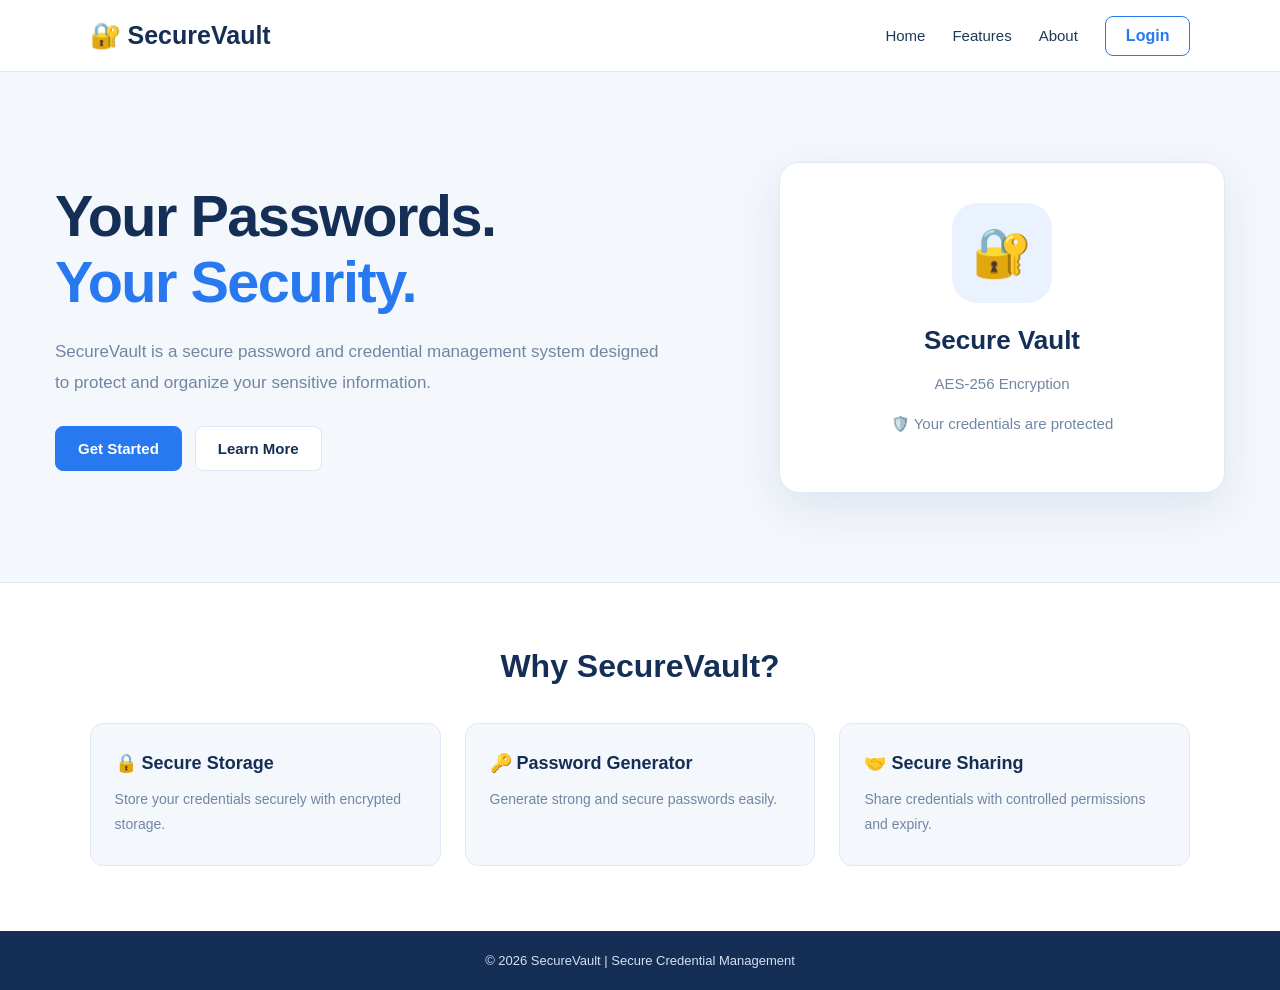
<file: frontend/index.html>
<!DOCTYPE html>
<html lang="en">
<head>
    <meta charset="UTF-8">
    <meta name="viewport" content="width=device-width, initial-scale=1.0">

    <title>SecureVault</title>

    <link rel="stylesheet" href="style.css">
</head>

<body>

    <div id="root"></div>

    <script src="app.js"></script>

</body>
</html>
</file>
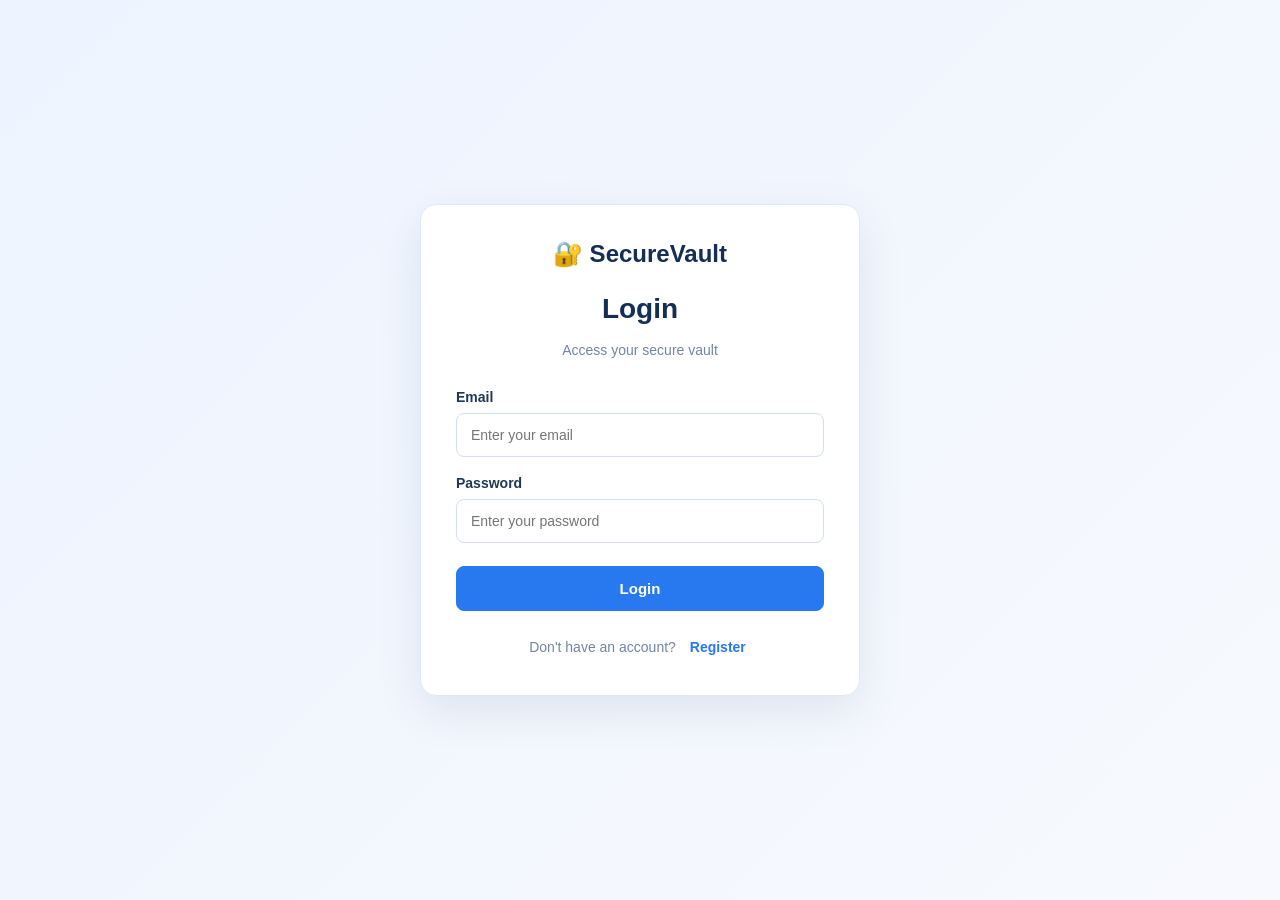
<file: frontend/login.html>
<!DOCTYPE html>
<html lang="en">

<head>
    <meta charset="UTF-8">
    <meta name="viewport" content="width=device-width, initial-scale=1.0">

    <title>SecureVault - Login</title>

    <link rel="stylesheet" href="style.css">
</head>

<body>

    <div class="auth-container">

        <div class="auth-card">

            <div class="auth-header">
                <div class="auth-logo">🔐 SecureVault</div>
                <h2 id="authTitle">Login</h2>
                <p id="authSubtitle">
                    Access your secure vault
                </p>
            </div>

            <!-- LOGIN FORM -->
            <form id="loginForm" onsubmit="loginUser(event)">

                <div class="input-group">
                    <label>Email</label>

                    <input
                        type="email"
                        id="loginEmail"
                        placeholder="Enter your email"
                        required
                    >
                </div>

                <div class="input-group">
                    <label>Password</label>

                    <input
                        type="password"
                        id="loginPassword"
                        placeholder="Enter your password"
                        required
                    >
                </div>

                <button
                    type="submit"
                    class="primary-btn auth-submit">
                    Login
                </button>

            </form>


            <!-- MFA FORM -->
            <form
                id="mfaForm"
                onsubmit="verifyMfaLogin(event)"
                style="display: none;">

                <div class="input-group">

                    <label>MFA Verification Code</label>

                    <input
                        type="text"
                        id="mfaCode"
                        placeholder="Enter 6-digit code"
                        maxlength="6"
                        pattern="[0-9]{6}"
                        required
                    >

                </div>

                <button
                    type="submit"
                    class="primary-btn auth-submit">
                    Verify MFA
                </button>

                <button
                    type="button"
                    class="secondary-btn auth-submit"
                    onclick="backToLogin()">
                    Back to Login
                </button>

            </form>


            <!-- REGISTER FORM -->
            <form
                id="registerForm"
                onsubmit="registerUser(event)"
                style="display: none;">

                <div class="input-group">

                    <label>Name</label>

                    <input
                        type="text"
                        id="registerName"
                        placeholder="Enter your name"
                        required
                    >

                </div>

                <div class="input-group">

                    <label>Email</label>

                    <input
                        type="email"
                        id="registerEmail"
                        placeholder="Enter your email"
                        required
                    >

                </div>

                <div class="input-group">

                    <label>Password</label>

                    <input
                        type="password"
                        id="registerPassword"
                        placeholder="Create password"
                        required
                    >

                </div>

                <div class="input-group">

                    <label>Confirm Password</label>

                    <input
                        type="password"
                        id="confirmPassword"
                        placeholder="Confirm password"
                        required
                    >

                </div>

                <button
                    type="submit"
                    class="primary-btn auth-submit">
                    Register
                </button>

            </form>


            <!-- SWITCH LOGIN / REGISTER -->

            <div class="auth-switch">

                <span id="switchText">
                    Don't have an account?
                </span>

                <button
                    type="button"
                    id="switchButton"
                    onclick="showRegister()">
                    Register
                </button>

            </div>

        </div>

    </div>


<script>

let pendingEmail = "";
let pendingPassword = "";


/* =========================
   LOGIN
========================= */

async function loginUser(event) {

    event.preventDefault();

    const email =
        document.getElementById("loginEmail").value;

    const password =
        document.getElementById("loginPassword").value;

    try {

        const response = await fetch(
            "http://localhost:8080/api/auth/login",
            {
                method: "POST",

                headers: {
                    "Content-Type": "application/json"
                },

                body: JSON.stringify({
                    email: email,
                    password: password
                })
            }
        );

        const data = await response.json();

        if (!response.ok) {

            alert(
                typeof data === "string"
                    ? data
                    : "Login failed"
            );

            return;
        }


        /*
         * MFA is enabled for this account.
         */

        if (data.mfaRequired === true) {

            pendingEmail = email;
            pendingPassword = password;

            document
                .getElementById("loginForm")
                .style.display = "none";

            document
                .getElementById("mfaForm")
                .style.display = "block";

            document
                .getElementById("authTitle")
                .innerText = "MFA Verification";

            document
                .getElementById("authSubtitle")
                .innerText =
                "Enter your 6-digit verification code";

            document
                .getElementById("switchText")
                .style.display = "none";

            document
                .getElementById("switchButton")
                .style.display = "none";

            return;
        }


        /*
         * MFA is not enabled.
         * Login completed normally.
         */

        if (data.token) {

            localStorage.setItem(
                "jwtToken",
                data.token
            );

            alert("Login successful!");

            window.location.href =
                "vault.html";

            return;
        }

        alert("Unexpected login response.");

    } catch (error) {

        console.error(error);

        alert(
            "Unable to connect to backend."
        );
    }
}


/* =========================
   MFA LOGIN
========================= */

async function verifyMfaLogin(event) {

    event.preventDefault();

    const mfaCode =
        document.getElementById("mfaCode").value;

    if (!/^\d{6}$/.test(mfaCode)) {

        alert(
            "Please enter a valid 6-digit MFA code."
        );

        return;
    }

    try {

        const response = await fetch(
            "http://localhost:8080/api/auth/login/mfa",
            {
                method: "POST",

                headers: {
                    "Content-Type": "application/json"
                },

                body: JSON.stringify({

                    email: pendingEmail,

                    password: pendingPassword,

                    mfaCode: mfaCode

                })
            }
        );

        const data = await response.json();

        if (!response.ok) {

            alert(
                typeof data === "string"
                    ? data
                    : "MFA verification failed"
            );

            return;
        }


        if (data.token) {

            localStorage.setItem(
                "jwtToken",
                data.token
            );

            alert(
                "MFA verification successful!"
            );

            window.location.href =
                "vault.html";

            return;
        }

        alert(
            "Invalid MFA login response."
        );

    } catch (error) {

        console.error(error);

        alert(
            "Unable to connect to backend."
        );
    }
}


/* =========================
   BACK TO LOGIN
========================= */

function backToLogin() {

    document
        .getElementById("mfaForm")
        .style.display = "none";

    document
        .getElementById("loginForm")
        .style.display = "block";

    document
        .getElementById("authTitle")
        .innerText = "Login";

    document
        .getElementById("authSubtitle")
        .innerText =
        "Access your secure vault";

    document
        .getElementById("switchText")
        .style.display = "inline";

    document
        .getElementById("switchButton")
        .style.display = "inline-block";

    pendingEmail = "";
    pendingPassword = "";

    document
        .getElementById("mfaCode")
        .value = "";
}


/* =========================
   REGISTER
========================= */

async function registerUser(event) {

    event.preventDefault();

    const name =
        document.getElementById("registerName").value;

    const email =
        document.getElementById("registerEmail").value;

    const password =
        document.getElementById("registerPassword").value;

    const confirmPassword =
        document.getElementById("confirmPassword").value;


    if (password !== confirmPassword) {

        alert(
            "Passwords do not match."
        );

        return;
    }


    try {

        const response = await fetch(
            "http://localhost:8080/api/auth/register",
            {
                method: "POST",

                headers: {
                    "Content-Type": "application/json"
                },

                body: JSON.stringify({

                    name: name,

                    email: email,

                    password: password

                })
            }
        );

        const data =
            await response.text();

        if (!response.ok) {

            alert(data);

            return;
        }

        alert(
            "Registration successful!"
        );

        showLogin();

        document
            .getElementById("loginEmail")
            .value = email;

    } catch (error) {

        console.error(error);

        alert(
            "Unable to connect to backend."
        );
    }
}


/* =========================
   SHOW LOGIN
========================= */

function showLogin() {

    document
        .getElementById("registerForm")
        .style.display = "none";

    document
        .getElementById("loginForm")
        .style.display = "block";

    document
        .getElementById("mfaForm")
        .style.display = "none";

    document
        .getElementById("authTitle")
        .innerText = "Login";

    document
        .getElementById("authSubtitle")
        .innerText =
        "Access your secure vault";

    document
        .getElementById("switchText")
        .innerText =
        "Don't have an account?";

    document
        .getElementById("switchButton")
        .innerText =
        "Register";

    document
        .getElementById("switchButton")
        .onclick =
        showRegister;
}


/* =========================
   SHOW REGISTER
========================= */

function showRegister() {

    document
        .getElementById("loginForm")
        .style.display = "none";

    document
        .getElementById("mfaForm")
        .style.display = "none";

    document
        .getElementById("registerForm")
        .style.display = "block";

    document
        .getElementById("authTitle")
        .innerText = "Register";

    document
        .getElementById("authSubtitle")
        .innerText =
        "Create your SecureVault account";

    document
        .getElementById("switchText")
        .innerText =
        "Already have an account?";

    document
        .getElementById("switchButton")
        .innerText =
        "Login";

    document
        .getElementById("switchButton")
        .onclick =
        showLogin;
}

</script>

</body>
</html>
</file>
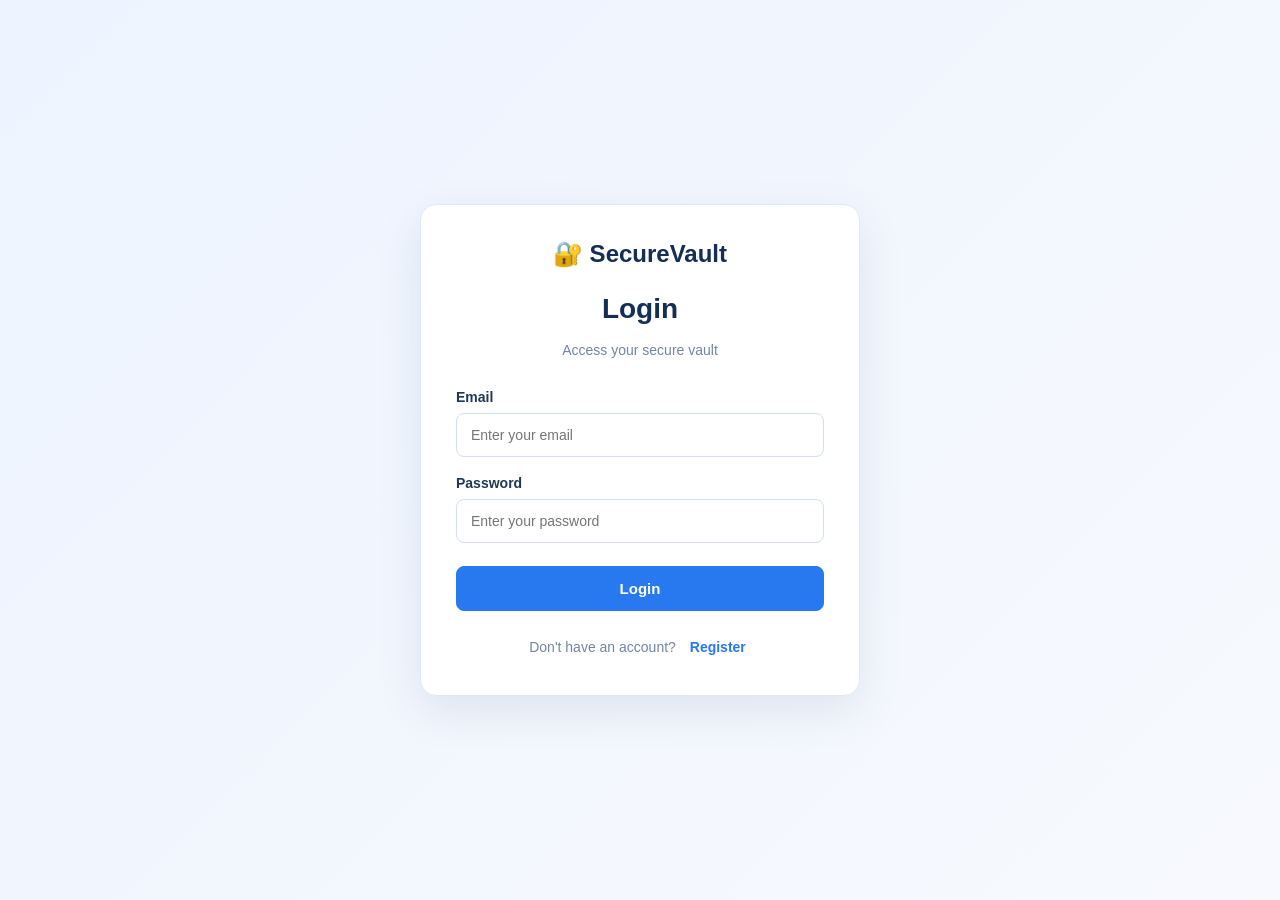
<file: frontend/vault.html>
<!DOCTYPE html>
<html lang="en">
<head>
<meta charset="UTF-8">
<meta name="viewport" content="width=device-width, initial-scale=1.0">
<title>SecureVault Dashboard</title>
<style>
*{box-sizing:border-box}
body{margin:0;font-family:Arial,sans-serif;background:#f4f7fc;color:#203858}
button,input,select{font:inherit}
button{cursor:pointer}
.layout{display:flex;min-height:100vh}
.sidebar{width:235px;background:#142e55;color:white;padding:24px 14px;flex-shrink:0}
.brand{font-size:23px;font-weight:bold;padding:0 10px 30px}
.brand span{color:#78b7ff}
.menu-label{font-size:11px;color:#9eb2d0;padding:10px 12px;text-transform:uppercase}
.nav{display:block;width:100%;text-align:left;background:transparent;color:#d5e1f2;border:0;padding:13px 12px;border-radius:7px;margin-bottom:5px;font-size:14px}
.nav:hover,.nav.active{background:#2a4d7c;color:white}
.nav .ico{display:inline-block;width:28px;font-size:17px}
.sidebar-note{font-size:11px;color:#9eb2d0;line-height:1.6;padding:20px 12px}
.main{flex:1;min-width:0}
.topbar{height:70px;background:white;border-bottom:1px solid #e0e8f3;display:flex;align-items:center;justify-content:space-between;padding:0 28px;gap:15px}
.topbar strong{font-size:17px}
.top-right{display:flex;align-items:center;gap:15px;font-size:13px;color:#687d9a}
.avatar{width:34px;height:34px;border-radius:50%;background:#e5efff;display:grid;place-items:center;color:#285b9c;font-weight:bold}
.content{padding:28px;max-width:1500px;margin:auto}
.page-head{display:flex;justify-content:space-between;align-items:center;gap:15px;margin-bottom:24px}
h1{font-size:25px;margin:0 0 8px}
h2{font-size:18px;margin:0 0 18px}
h3{font-size:15px;margin:0 0 8px}
.sub{font-size:13px;color:#778ba8;margin:0;line-height:1.6}
.btn{border:0;border-radius:7px;padding:11px 15px;background:#2f7ee8;color:white;font-weight:bold}
.btn-light{background:#edf3fb;color:#315477}
.btn-danger{background:#fff0f0;color:#b42318}
.btn:disabled{opacity:.6;cursor:not-allowed}
.stats{display:grid;grid-template-columns:repeat(4,minmax(0,1fr));gap:16px;margin-bottom:24px}
.card,.panel{background:white;border:1px solid #dfe8f4;border-radius:10px;padding:19px}
.stat{display:flex;align-items:center;gap:13px;min-height:105px}
.stat-icon{width:45px;height:45px;border-radius:10px;display:grid;place-items:center;font-size:22px;background:#e8f1ff}
.stat-label{font-size:12px;color:#7186a3;margin-bottom:8px}
.stat-value{font-size:24px;font-weight:bold;color:#19375e}
.stat-note{font-size:11px;color:#7d91ac;margin-top:6px}
.grid2{display:grid;grid-template-columns:1fr 1fr;gap:18px;margin-bottom:20px}
.grid3{display:grid;grid-template-columns:repeat(3,minmax(0,1fr));gap:15px}
.search-row{display:flex;gap:10px;margin-bottom:20px}
.search-row input{flex:1;min-width:0}
input,select,textarea{width:100%;padding:11px 12px;border:1px solid #d8e3f1;border-radius:7px;background:white;color:#2b4568;outline:none}
input:focus,select:focus,textarea:focus{border-color:#4288ed}
input[type=checkbox],input[type=range]{width:auto}
.table-wrap{overflow-x:auto}
table{width:100%;border-collapse:collapse;font-size:13px}
th,td{text-align:left;padding:13px 10px;border-bottom:1px solid #e8eef6}
th{color:#6b809d;font-weight:600;background:#f8faff}
.badge{display:inline-block;padding:5px 9px;border-radius:20px;background:#e5f7ef;color:#18865e;font-size:11px}
.badge.warn{background:#fff0d8;color:#a96900}
.badge.blue{background:#e7f0ff;color:#286dce}
.list-item{padding:13px 0;border-bottom:1px solid #edf1f7;display:flex;justify-content:space-between;align-items:center;gap:12px;font-size:13px}
.list-item:last-child{border-bottom:0}
.muted{color:#7a8da8;font-size:12px;line-height:1.6}
.empty{text-align:center;padding:28px;color:#788ba6}
.page{display:none}
.page.active{display:block}
.feature-card{padding:20px;background:#fff;border:1px solid #dfe8f4;border-radius:10px}
.feature-icon{font-size:26px;margin-bottom:12px}
.feature-card p{font-size:12px;color:#7186a3;line-height:1.6}
.progress{height:8px;background:#e8eef7;border-radius:10px;overflow:hidden;margin:10px 0 15px}
.progress span{display:block;height:100%;background:#35bf88;width:0%}
.form-grid{display:grid;grid-template-columns:1fr 1fr;gap:14px}
.field label{display:block;font-size:12px;margin-bottom:7px;color:#607793}
.field{margin-bottom:14px}
.full{grid-column:1/-1}
.footer-note{font-size:11px;color:#8596ad;text-align:center;margin-top:24px}
.status-message{margin:0 0 18px;padding:12px;border-radius:7px;background:#e7f0ff;color:#285b9c;font-size:13px;display:none}
.status-message.error{background:#fff0f0;color:#b42318}
.status-message.success{background:#e5f7ef;color:#18865e}
.modal-backdrop{position:fixed;inset:0;background:#10244288;display:none;align-items:center;justify-content:center;padding:20px;z-index:10}
.modal-backdrop.open{display:flex}
.modal{width:100%;max-width:520px;max-height:90vh;overflow:auto;background:white;border-radius:12px;padding:24px;box-shadow:0 20px 60px #10244230}
.modal-head{display:flex;justify-content:space-between;align-items:center;margin-bottom:20px}
.modal-head h2{margin:0}
.close-btn{border:0;background:#edf3fb;border-radius:7px;padding:7px 11px;color:#315477}
.member-actions{display:flex;gap:8px;flex-wrap:wrap}
.notice{padding:12px;border-radius:8px;background:#fff5df;color:#8a5a00;font-size:12px;line-height:1.6;margin-bottom:18px}
@media(max-width:1050px){.sidebar{width:205px}.stats{grid-template-columns:repeat(2,1fr)}.grid3{grid-template-columns:repeat(2,1fr)}.content{padding:20px}}
@media(max-width:700px){.layout{display:block}.sidebar{width:100%;padding:13px}.brand{padding:5px 8px 13px}.menu-label,.sidebar-note{display:none}.sidebar nav{display:flex;gap:5px;overflow-x:auto}.nav{min-width:max-content;width:auto;margin:0;padding:10px;font-size:12px}.nav .ico{width:auto;margin-right:5px}.topbar{height:58px;padding:0 14px}.top-right .welcome{display:none}.content{padding:15px}.page-head{align-items:flex-start;flex-direction:column}.stats{gap:9px}.stat{padding:12px;gap:9px}.stat-icon{width:36px;height:36px;font-size:17px}.stat-value{font-size:21px}.grid2,.grid3{grid-template-columns:1fr}.search-row{flex-direction:column}.form-grid{grid-template-columns:1fr}.full{grid-column:auto}}
</style>
</head>
<body>
<div class="layout">
<aside class="sidebar">
  <div class="brand">🔐 Secure<span>Vault</span></div>
  <div class="menu-label">Main Menu</div>
  <nav id="navigation">
    <button class="nav active" data-page="dashboard"><span class="ico">▦</span>Dashboard</button>
    <button class="nav" data-page="vault"><span class="ico">🔐</span>My Vault</button>
    <button class="nav" data-page="generator"><span class="ico">🔑</span>Password Generator</button>
    <button class="nav" data-page="shared"><span class="ico">♟</span>Shared Credentials</button>
    <button class="nav" data-page="team"><span class="ico">👥</span>Team Vault</button>
    <div class="menu-label">Security</div>
    <button class="nav" data-page="security"><span class="ico">🛡</span>Security Center</button>
    <button class="nav" data-page="audit"><span class="ico">☷</span>Audit Logs</button>
    <button class="nav" data-page="analytics"><span class="ico">▥</span>Analytics</button>
  </nav>
  <div class="sidebar-note">SecureVault<br>Credential Management System<br><br>Backend-connected dashboard</div>
</aside>

<div class="main">
<header class="topbar">
  <strong id="topTitle">SecureVault Dashboard</strong>
  <div class="top-right">
    <span class="welcome" id="welcomeText">Loading user...</span>
    <div class="avatar" id="userAvatar">U</div>
    <button class="btn btn-light" id="logoutButton" type="button">Logout</button>
  </div>
</header>

<main class="content">
<div id="statusMessage" class="status-message" role="status"></div>

<section class="page active" id="dashboard">
  <div class="page-head">
    <div><h1>Dashboard</h1><p class="sub">Manage your credentials and keep your account secure.</p></div>
    <button class="btn" onclick="openPage('vault');showCredentialForm()">＋ Add Credential</button>
  </div>
  <div class="stats">
    <div class="card stat"><div class="stat-icon">🔐</div><div><div class="stat-label">Total Credentials</div><div class="stat-value" id="totalCount">0</div><div class="stat-note">Saved credentials</div></div></div>
    <div class="card stat"><div class="stat-icon">🔑</div><div><div class="stat-label">Strong Passwords</div><div class="stat-value" id="strongCount">0</div><div class="stat-note">8+ characters</div></div></div>
    <div class="card stat"><div class="stat-icon">⚠️</div><div><div class="stat-label">Weak Passwords</div><div class="stat-value" id="weakCount">0</div><div class="stat-note">Need review</div></div></div>
    <div class="card stat"><div class="stat-icon">🛡️</div><div><div class="stat-label">API Status</div><div class="stat-value" id="apiStatus" style="font-size:18px">Checking</div><div class="stat-note" id="apiStatusNote">Checking backend connection</div></div></div>
  </div>
  <div class="grid2">
    <div class="panel"><h2>🔐 Recent Credentials</h2><div id="recentCredentials" class="muted">Loading credentials...</div></div>
    <div class="panel"><h2>🛡️ Security Overview</h2>
      <div class="list-item"><span>Password Strength</span><strong id="strengthSummary">No data</strong></div>
      <div class="list-item"><span>Vault Access</span><span class="badge blue">Authenticated</span></div>
      <div class="list-item"><span>Credential Storage</span><span class="badge blue">Backend API</span></div>
      <div class="list-item"><span>Security Alerts</span><strong id="alertCount">0</strong></div>
    </div>
  </div>
  <div class="panel"><h2>Quick Access</h2><div class="grid3">
    <div class="feature-card"><div class="feature-icon">🔑</div><h3>Password Generator</h3><p>Generate a random password.</p><button class="btn" onclick="openPage('generator')">Open Generator</button></div>
    <div class="feature-card"><div class="feature-icon">🛡️</div><h3>Security Center</h3><p>Review password health.</p><button class="btn" onclick="openPage('security')">View Security</button></div>
    <div class="feature-card"><div class="feature-icon">👥</div><h3>Team Vault</h3><p>Manage team member demo records.</p><button class="btn" onclick="openPage('team')">Open Team Vault</button></div>
  </div></div>
</section>

<section class="page" id="vault">
  <div class="page-head"><div><h1>My Vault</h1><p class="sub">Manage your saved website and application credentials.</p></div><button class="btn" onclick="showCredentialForm()">＋ Add Credential</button></div>
  <div id="addFormPanel" class="panel" style="display:none;margin-bottom:20px">
    <h2>Add Credential</h2>
    <form id="credentialForm">
      <div class="form-grid">
        <div class="field"><label for="site">Website / App Name</label><input id="site" required maxlength="150" placeholder="Example Website"></div>
        <div class="field"><label for="username">Username / Email</label><input id="username" required maxlength="254" placeholder="demo@example.com"></div>
        <div class="field"><label for="password">Password</label><input id="password" required type="password" maxlength="1024" autocomplete="new-password"></div>
        <div class="field"><label for="category">Category</label><select id="category"><option>Website</option><option>Email</option><option>Banking</option><option>Social Media</option><option>Other</option></select></div>
      </div>
      <button class="btn" id="saveCredentialButton" type="submit">Save Credential</button>
      <button class="btn btn-light" type="button" onclick="hideCredentialForm()">Cancel</button>
    </form>
    <p class="muted">Use test credentials while verifying the backend integration.</p>
  </div>
  <div class="search-row"><input id="searchInput" placeholder="🔎 Search credentials..." aria-label="Search credentials"><select id="filterCategory"><option>All Categories</option><option>Website</option><option>Email</option><option>Banking</option><option>Social Media</option><option>Other</option></select><button class="btn btn-light" type="button" onclick="loadCredentials()">Refresh</button></div>
  <div class="panel"><h2>My Credentials</h2><div id="vaultList"></div><div id="vaultEmpty" class="empty" style="display:none">No credentials yet.</div></div>
</section>

<section class="page" id="generator">
  <div class="page-head"><div><h1>Password Generator</h1><p class="sub">Create a random password using your selected options.</p></div></div>
  <div class="panel" style="max-width:650px">
    <h2>Generate Password</h2>
    <div class="field"><label for="generatedPassword">Generated Password</label><input id="generatedPassword" readonly placeholder="Click Generate Password"></div>
    <div class="field"><label for="passLength">Password Length: <span id="lengthValue">16</span></label><input type="range" id="passLength" min="8" max="32" value="16"></div>
    <div class="field"><label><input type="checkbox" id="uppercase" checked> Include uppercase letters</label></div>
    <div class="field"><label><input type="checkbox" id="lowercase" checked> Include lowercase letters</label></div>
    <div class="field"><label><input type="checkbox" id="numbers" checked> Include numbers</label></div>
    <div class="field"><label><input type="checkbox" id="symbols" checked> Include symbols</label></div>
    <button class="btn" onclick="generatePassword()">Generate Password</button>
    <button class="btn btn-light" onclick="copyGenerated()">Copy Password</button>
    <p class="muted" id="generatorMessage">Generated passwords are not saved automatically.</p>
  </div>
</section>

<section class="page" id="shared">
  <div class="page-head"><div><h1>Shared Credentials</h1><p class="sub">Manage credentials shared with you or by you.</p></div></div>
  <div class="panel"><h2>Shared With Me</h2><div class="empty">Credential sharing APIs are not implemented yet.</div></div>
</section>

<section class="page" id="team">
  <div class="page-head"><div><h1>Team Vault</h1><p class="sub">Organize credential access for team members.</p><button class="btn" onclick="openTeamModal()">＋ Add Team Member</button></div></div>
  <div class="panel">
    <h2>Team Access Management</h2>
    <div class="stats">
      <div class="card stat"><div class="stat-icon">👥</div><div><div class="stat-label">Team Members</div><div class="stat-value" id="teamCount">0</div></div></div>
      <div class="card stat"><div class="stat-icon">🔐</div><div><div class="stat-label">Shared Items</div><div class="stat-value" id="sharedCount">0</div></div></div>
      <div class="card stat"><div class="stat-icon">⚙️</div><div><div class="stat-label">Permission Rules</div><div class="stat-value" id="permissionCount">0</div></div></div>
      <div class="card stat"><div class="stat-icon">🔒</div><div><div class="stat-label">Mode</div><div class="stat-value" style="font-size:17px">Demo</div></div></div>
    </div>
    <div class="search-row"><input id="teamSearch" placeholder="Search team members..." aria-label="Search team members"><select id="teamRoleFilter"><option value="All">All Roles</option><option value="Viewer">Viewer</option><option value="Editor">Editor</option><option value="Admin">Admin</option></select></div>
    <div class="table-wrap"><table><thead><tr><th>Name</th><th>Email</th><th>Role</th><th>Status</th><th>Actions</th></tr></thead><tbody id="teamMembersList"></tbody></table></div>
    <div id="teamEmpty" class="empty">No team members added. Use “Add Team Member” to create a demo record.</div>
  </div>
  <div class="panel"><h2>Team Permissions</h2><div class="grid3">
    <div class="feature-card"><div class="feature-icon">👁️</div><h3>Viewer</h3><p>Can view assigned items in the future backend implementation.</p></div>
    <div class="feature-card"><div class="feature-icon">✏️</div><h3>Editor</h3><p>Can edit assigned items when server-side permissions are implemented.</p></div>
    <div class="feature-card"><div class="feature-icon">🛡️</div><h3>Admin</h3><p>Administrative permissions must be enforced by the backend.</p></div>
  </div></div>
</section>

<section class="page" id="security">
  <div class="page-head"><div><h1>Security Center</h1><p class="sub">Review password health and security implementation status.</p></div></div>
  <div class="stats">
    <div class="card stat"><div class="stat-icon">🔑</div><div><div class="stat-label">Strong Passwords</div><div class="stat-value" id="securityStrong">0</div></div></div>
    <div class="card stat"><div class="stat-icon">⚠️</div><div><div class="stat-label">Weak Passwords</div><div class="stat-value" id="securityWeak">0</div></div></div>
    <div class="card stat"><div class="stat-icon">🔔</div><div><div class="stat-label">Security Alerts</div><div class="stat-value">0</div></div></div>
    <div class="card stat"><div class="stat-icon">🔐</div><div><div class="stat-label">MFA</div><div class="stat-value" style="font-size:18px">Check API</div></div></div>
  </div>
  <div class="panel"><h2>Password Health</h2><p class="sub">Length is only a basic indicator, not a complete password-strength assessment.</p><div class="progress"><span id="healthBar"></span></div><strong id="healthText">No credentials to analyze yet.</strong></div>
</section>

<section class="page" id="audit">
  <div class="page-head"><div><h1>Audit Logs</h1><p class="sub">Review activity related to vault access and credential changes.</p></div></div>
  <div class="panel"><h2>Recent Activity</h2><p class="muted">Actual audit logs require a backend audit-log API. This page does not display database audit records.</p></div>
</section>

<section class="page" id="analytics">
  <div class="page-head"><div><h1>Analytics</h1><p class="sub">Overview of saved credentials and password health.</p></div></div>
  <div class="stats">
    <div class="card stat"><div class="stat-icon">▦</div><div><div class="stat-label">Total Credentials</div><div class="stat-value" id="analyticsTotal">0</div></div></div>
    <div class="card stat"><div class="stat-icon">🔑</div><div><div class="stat-label">Strong Passwords</div><div class="stat-value" id="analyticsStrong">0</div></div></div>
    <div class="card stat"><div class="stat-icon">⚠️</div><div><div class="stat-label">Weak Passwords</div><div class="stat-value" id="analyticsWeak">0</div></div></div>
    <div class="card stat"><div class="stat-icon">📈</div><div><div class="stat-label">Password Health</div><div class="stat-value" id="analyticsHealth">0%</div></div></div>
  </div>
  <div class="panel"><h2>Password Health Overview</h2><div class="progress"><span id="analyticsBar"></span></div><p class="sub" id="analyticsDescription">Load credentials to see the overview.</p></div>
</section>
<p class="footer-note">SecureVault · Spring Boot API dashboard</p>
</main>
</div>
</div>

<div class="modal-backdrop" id="teamModal">
  <div class="modal">
    <div class="modal-head"><h2 id="teamModalTitle">Add Team Member</h2><button class="close-btn" type="button" onclick="closeTeamModal()">✕</button></div>
    <form id="teamForm">
      <div class="field"><label for="teamName">Full Name</label><input id="teamName" required maxlength="100" placeholder="Team member name"></div>
      <div class="field"><label for="teamEmail">Email</label><input id="teamEmail" type="email" required maxlength="254" placeholder="member@example.com"></div>
      <div class="field"><label for="teamRole">Role</label><select id="teamRole"><option>Viewer</option><option>Editor</option><option>Admin</option></select></div>
      <div class="member-actions"><button class="btn" type="submit">Save Team  Member</button><button class="btn btn-light" type="button" onclick="closeTeamModal()">Cancel</button></div>
    </form>
  </div>
</div>

<script>
"use strict";

const API_BASE = "http://localhost:8080/api";
const TOKEN_KEY = "jwtToken";
let credentials = [];
let teamMembers = [];
let editingMemberId = null;
let isLoadingCredentials = false;

const pageTitles = {
 dashboard:"SecureVault Dashboard",vault:"My Vault",generator:"Password Generator",
 shared:"Shared Credentials",team:"Team Vault",security:"Security Center",
 audit:"Audit Logs",analytics:"Analytics"
};

function getToken(){return localStorage.getItem(TOKEN_KEY)}

function showMessage(message,type="info"){
 const box=document.getElementById("statusMessage");
 box.textContent=message;
 box.className="status-message"+(type==="error"?" error":type==="success"?" success":"");
 box.style.display="block";
}
function clearMessage(){
 const box=document.getElementById("statusMessage");
 box.textContent="";box.style.display="none";box.className="status-message";
}
function redirectToLogin(){
 localStorage.removeItem(TOKEN_KEY);
 window.location.replace("login.html");
}

async function apiRequest(path,options={}){
 const token=getToken();
 if(!token){redirectToLogin();throw new Error("Please log in again.")}
 const headers={
  "Authorization":"Bearer "+token,
  ...(options.body?{"Content-Type":"application/json"}:{}),
  ...(options.headers||{})
 };
 let response;
 try{
  response=await fetch(API_BASE+path,{...options,headers});
 }catch(error){
  document.getElementById("apiStatus").textContent="Offline";
  document.getElementById("apiStatusNote").textContent="Cannot reach backend";
  throw new Error("Spring Boot backend is not reachable on port 8080.");
 }
 if(response.status===401||response.status===403){
  redirectToLogin();throw new Error("Session expired or access denied. Please log in again.");
 }
 if(!response.ok){
  let message="Request failed ("+response.status+").";
  try{const data=await response.json();message=data.message||data.error||message;}
  catch(_){try{const t=await response.text();if(t)message=t}catch(__){}}
  throw new Error(message);
 }
 if(response.status===204)return null;
 const type=response.headers.get("content-type")||"";
 if(type.includes("application/json"))return response.json();
 const text=await response.text();
 if(!text)return null;
 try{return JSON.parse(text)}catch(_){return text}
}

function normalizeCredential(item){
 return {
  ...item,
  id:item.id??item.credentialId,
  website:String(item.website??item.siteName??item.title??"Unnamed credential"),
  username:String(item.username??item.userName??item.email??""),
  password:typeof item.password==="string"?item.password:"",
  category:String(item.category??"Other")
 };
}
function isWeak(item){return !item.password||item.password.length<8}

function openPage(pageId){
 document.querySelectorAll(".page").forEach(p=>p.classList.remove("active"));
 document.querySelectorAll(".nav").forEach(b=>b.classList.remove("active"));
 const page=document.getElementById(pageId);
 if(page)page.classList.add("active");
 const nav=document.querySelector('.nav[data-page="'+pageId+'"]');
 if(nav)nav.classList.add("active");
 document.getElementById("topTitle").textContent=pageTitles[pageId]||"SecureVault";
 clearMessage();renderAll();
}
document.querySelectorAll(".nav").forEach(button=>{
 button.addEventListener("click",()=>openPage(button.dataset.page));
});

async function loadCurrentUser(){
 const user=await apiRequest("/auth/me");
 const name=user.name||user.fullName||user.email||"User";
 document.getElementById("welcomeText").textContent="Welcome, "+name;
 document.getElementById("userAvatar").textContent=name.charAt(0).toUpperCase();
 document.getElementById("apiStatus").textContent="Connected";
 document.getElementById("apiStatusNote").textContent="Authenticated backend";
}

async function loadCredentials(){
 if(isLoadingCredentials)return;
 isLoadingCredentials=true;
 document.getElementById("vaultList").innerHTML='<p class="muted">Loading credentials...</p>';
 try{
  const data=await apiRequest("/vault/credentials");
  let rows=Array.isArray(data)?data:
   Array.isArray(data?.content)?data.content:
   Array.isArray(data?.credentials)?data.credentials:null;
  if(!rows)throw new Error("Unexpected response from credentials API.");
  credentials=rows.map(normalizeCredential);
  document.getElementById("apiStatus").textContent="Connected";
  document.getElementById("apiStatusNote").textContent="Credentials loaded";
  renderAll();
 }catch(error){
  document.getElementById("vaultList").innerHTML="";
  document.getElementById("vaultEmpty").style.display="block";
  document.getElementById("vaultEmpty").textContent="Could not load credentials from backend.";
  if(getToken())showMessage("Load failed: "+error.message,"error");
 }finally{isLoadingCredentials=false}
}

function renderAll(){
 const total=credentials.length;
 const weak=credentials.filter(isWeak).length;
 const strong=total-weak;
 const health=total?Math.round(strong/total*100):0;
 const values={
  totalCount:total,strongCount:strong,weakCount:weak,
  securityStrong:strong,securityWeak:weak,
  analyticsTotal:total,analyticsStrong:strong,analyticsWeak:weak,
  analyticsHealth:health+"%"
 };
 Object.entries(values).forEach(([id,value])=>{
  const el=document.getElementById(id);if(el)el.textContent=value;
 });
 ["healthBar","analyticsBar"].forEach(id=>{
  const el=document.getElementById(id);if(el)el.style.width=health+"%";
 });
 document.getElementById("strengthSummary").textContent=total?(weak?"Needs review":"Strong by length"):"No data";
 document.getElementById("healthText").textContent=total?health+"% of passwords are at least 8 characters long.":"No credentials to analyze yet.";
 document.getElementById("analyticsDescription").textContent=total?strong+" strong by length and "+weak+" needing review.":"Add credentials to see the overview.";
 renderVault();renderRecent();renderTeamMembers();
}

function renderRecent(){
 const box=document.getElementById("recentCredentials");box.innerHTML="";
 if(!credentials.length){box.textContent="No credentials added yet.";return}
 credentials.slice(-4).reverse().forEach(item=>{
  const row=document.createElement("div");row.className="list-item";
  const name=document.createElement("span");name.textContent=item.website;
  const cat=document.createElement("span");cat.className="badge blue";cat.textContent=item.category;
  row.append(name,cat);box.appendChild(row);
 });
}

function renderVault(){
 const list=document.getElementById("vaultList");
 const empty=document.getElementById("vaultEmpty");
 if(!list||!empty)return;
 const term=document.getElementById("searchInput").value.trim().toLowerCase();
 const category=document.getElementById("filterCategory").value;
 const filtered=credentials.filter(item=>
  (item.website.toLowerCase().includes(term)||item.username.toLowerCase().includes(term))&&
  (category==="All Categories"||item.category===category)
 );
 list.innerHTML="";empty.style.display=filtered.length?"none":"block";
 if(!filtered.length){empty.innerHTML="🔐<h3>No Credentials Found</h3>Add a credential or change your search/filter.";return}
 const wrap=document.createElement("div");wrap.className="table-wrap";
 const table=document.createElement("table");
 table.innerHTML="<thead><tr><th>Website / App</th><th>Username</th><th>Category</th><th>Password Health</th><th>Action</th></tr></thead>";
 const tbody=document.createElement("tbody");
 filtered.forEach(item=>{
  const tr=document.createElement("tr");
  [item.website,item.username,item.category].forEach(value=>{
   const td=document.createElement("td");td.textContent=value;tr.appendChild(td);
  });
  const health=document.createElement("td");
  const badge=document.createElement("span");badge.className="badge "+(isWeak(item)?"warn":"");
  badge.textContent=isWeak(item)?"Needs review":"8+ characters";health.appendChild(badge);tr.appendChild(health);
  const action=document.createElement("td");
  const view=document.createElement("button");view.className="btn btn-light";view.textContent="View";
  view.addEventListener("click",()=>alert("Website: "+item.website+"\nUsername: "+item.username+"\nPassword: Hidden for safety."));
  const del=document.createElement("button");del.className="btn btn-danger";del.style.marginLeft="5px";del.textContent="Delete";
  del.addEventListener("click",async()=>{
   if(item.id==null){showMessage("Credential ID missing in backend response.","error");return}
   if(!confirm("Delete "+item.website+"?"))return;
   del.disabled=true;
   try{
    await apiRequest("/vault/credentials/"+encodeURIComponent(item.id),{method:"DELETE"});
    credentials=credentials.filter(c=>String(c.id)!==String(item.id));
    renderAll();showMessage("Credential deleted successfully.","success");
   }catch(error){showMessage("Delete failed: "+error.message,"error");del.disabled=false}
  });
  action.append(view,del);tr.appendChild(action);tbody.appendChild(tr);
 });
 table.appendChild(tbody);wrap.appendChild(table);list.appendChild(wrap);
}

function showCredentialForm(){
 openPage("vault");
 document.getElementById("addFormPanel").style.display="block";
 document.getElementById("site").focus();
}
function hideCredentialForm(){
 document.getElementById("addFormPanel").style.display="none";
 document.getElementById("credentialForm").reset();
}

document.getElementById("credentialForm").addEventListener("submit",async event=>{
 event.preventDefault();clearMessage();
 const website=document.getElementById("site").value.trim();
 const username=document.getElementById("username").value.trim();
 const password=document.getElementById("password").value;
 const category=document.getElementById("category").value;
 const button=document.getElementById("saveCredentialButton");
 if(!website||!username||!password){showMessage("Fill in all required fields.","error");return}
 button.disabled=true;button.textContent="Saving...";
 try{
  await apiRequest("/vault/credentials",{
   method:"POST",body:JSON.stringify({website,username,password,category})
  });
  await loadCredentials();hideCredentialForm();
  showMessage("Credential saved through backend API.","success");
 }catch(error){showMessage("Save failed: "+error.message,"error")}
 finally{button.disabled=false;button.textContent="Save Credential"}
});

document.getElementById("searchInput").addEventListener("input",renderVault);
document.getElementById("filterCategory").addEventListener("change",renderVault);
document.getElementById("logoutButton").addEventListener("click",()=>{
 localStorage.removeItem(TOKEN_KEY);window.location.replace("login.html");
});

function generatePassword(){
 const groups=[];
 if(document.getElementById("uppercase").checked)groups.push("ABCDEFGHJKLMNPQRSTUVWXYZ");
 if(document.getElementById("lowercase").checked)groups.push("abcdefghijkmnopqrstuvwxyz");
 if(document.getElementById("numbers").checked)groups.push("23456789");
 if(document.getElementById("symbols").checked)groups.push("!@#$%&*+-_?");
 const message=document.getElementById("generatorMessage");
 if(!groups.length){message.textContent="Select at least one character option.";return}
 const length=Number(document.getElementById("passLength").value);
 const all=groups.join("");
 const randomIndex=max=>{
  const array=new Uint32Array(1);crypto.getRandomValues(array);return array[0]%max;
 };
 const result=groups.map(group=>group[randomIndex(group.length)]);
 while(result.length<length)result.push(all[randomIndex(all.length)]);
 for(let i=result.length-1;i>0;i--){
  const j=randomIndex(i+1);[result[i],result[j]]=[result[j],result[i]];
 }
 document.getElementById("generatedPassword").value=result.join("");
 message.textContent="Generated password is not saved automatically.";
}
document.getElementById("passLength").addEventListener("input",function(){
 document.getElementById("lengthValue").textContent=this.value;
});
async function copyGenerated(){
 const input=document.getElementById("generatedPassword");
 const message=document.getElementById("generatorMessage");
 if(!input.value){message.textContent="Generate a password first.";return}
 try{await navigator.clipboard.writeText(input.value);message.textContent="Copied to clipboard."}
 catch(_){input.select();message.textContent=document.execCommand("copy")?"Copied.":"Copy it manually."}
}

/* Team Vault demo UI only. These records are NOT stored in PostgreSQL. */
function openTeamModal(member=null){
 editingMemberId=member?member.id:null;
 document.getElementById("teamModalTitle").textContent=member?"Edit Team Member":"Add Team Member";
 document.getElementById("teamName").value=member?.name||"";
 document.getElementById("teamEmail").value=member?.email||"";
 document.getElementById("teamRole").value=member?.role||"Viewer";
 document.getElementById("teamModal").classList.add("open");
}
function closeTeamModal(){
 document.getElementById("teamModal").classList.remove("open");
 document.getElementById("teamForm").reset();
 editingMemberId=null;
}
document.getElementById("teamModal").addEventListener("click",event=>{
 if(event.target.id==="teamModal")closeTeamModal();
});
document.getElementById("teamForm").addEventListener("submit",event=>{
 event.preventDefault();
 const name=document.getElementById("teamName").value.trim();
 const email=document.getElementById("teamEmail").value.trim();
 const role=document.getElementById("teamRole").value;
 if(!name||!email)return;
 const duplicate=teamMembers.some(m=>m.email.toLowerCase()===email.toLowerCase()&&m.id!==editingMemberId);
 if(duplicate){showMessage("A team member with this email already exists.","error");return}
 if(editingMemberId){
  teamMembers=teamMembers.map(m=>m.id===editingMemberId?{...m,name,email,role}:m);
 }else{
  teamMembers.push({id:crypto.randomUUID(),name,email,role,status:"Demo only"});
 }
 closeTeamModal();renderTeamMembers();
 showMessage("Team member updated in demo UI only; not saved to PostgreSQL.","success");
});
function renderTeamMembers(){
 const body=document.getElementById("teamMembersList");
 const empty=document.getElementById("teamEmpty");
 if(!body)return;
 const term=(document.getElementById("teamSearch")?.value||"").trim().toLowerCase();
 const role=document.getElementById("teamRoleFilter")?.value||"All";
 const rows=teamMembers.filter(m=>
  (m.name.toLowerCase().includes(term)||m.email.toLowerCase().includes(term))&&
  (role==="All"||m.role===role)
 );
 body.innerHTML="";
 rows.forEach(member=>{
  const tr=document.createElement("tr");
  [member.name,member.email,member.role].forEach(value=>{
   const td=document.createElement("td");td.textContent=value;tr.appendChild(td);
  });
  const status=document.createElement("td");
  const badge=document.createElement("span");badge.className="badge warn";badge.textContent="Demo only";status.appendChild(badge);tr.appendChild(status);
  const actions=document.createElement("td");
  const edit=document.createElement("button");edit.className="btn btn-light";edit.textContent="Edit";
  edit.addEventListener("click",()=>openTeamModal(member));
  const remove=document.createElement("button");remove.className="btn btn-danger";remove.style.marginLeft="5px";remove.textContent="Remove";
  remove.addEventListener("click",()=>{
   if(!confirm("Remove "+member.name+" from this demo list?"))return;
   teamMembers=teamMembers.filter(m=>m.id!==member.id);renderTeamMembers();
  });
  actions.append(edit,remove);tr.appendChild(actions);body.appendChild(tr);
 });
 empty.style.display=rows.length?"none":"block";
 empty.textContent=teamMembers.length?"No matching team members.":"No team members added. Use “Add Team Member” to create a demo record.";
 document.getElementById("teamCount").textContent=teamMembers.length;
 document.getElementById("sharedCount").textContent="0";
 document.getElementById("permissionCount").textContent=teamMembers.length;
}
document.getElementById("teamSearch").addEventListener("input",renderTeamMembers);
document.getElementById("teamRoleFilter").addEventListener("change",renderTeamMembers);

async function initializeDashboard(){
 if(!getToken()){window.location.replace("login.html");return}
 try{
  await loadCurrentUser();
  await loadCredentials();
 }catch(error){
  if(getToken())showMessage("Could not initialize dashboard: "+error.message,"error");
 }
}
renderAll();
initializeDashboard();
</script>
</body>
</html>
</file>
<file: frontend/style.css>
/* ==========================================
   SECUREVAULT - COMPLETE WEBSITE STYLES
   Homepage + Login + Register + MFA
   ========================================== */

* {
    box-sizing: border-box;
}

:root {
    --navy: #142e55;
    --blue: #2878f0;
    --blue-dark: #1765d5;
    --background: #f4f7fc;
    --border: #dfe8f4;
    --text: #203858;
    --muted: #7186a3;
    --white: #ffffff;
}

html {
    scroll-behavior: smooth;
}

body {
    margin: 0;
    font-family: Arial, Helvetica, sans-serif;
    color: var(--text);
    background: var(--background);
}

button,
input,
select,
textarea {
    font: inherit;
}

button {
    cursor: pointer;
}

/* ==========================================
   HOMEPAGE NAVBAR
   ========================================== */

.navbar {
    min-height: 72px;
    padding: 0 7%;
    display: flex;
    align-items: center;
    justify-content: space-between;
    gap: 20px;
    background: var(--white);
    border-bottom: 1px solid var(--border);
}

.logo {
    font-size: 25px;
    font-weight: 700;
    color: var(--navy);
    white-space: nowrap;
}

.nav-links {
    display: flex;
    align-items: center;
    gap: 27px;
}

.nav-links a {
    color: var(--text);
    text-decoration: none;
    font-size: 15px;
    transition: color 0.2s;
}

.nav-links a:hover {
    color: var(--blue);
}

.login-btn {
    background: transparent;
    color: var(--blue);
    border: 1px solid var(--blue);
    border-radius: 8px;
    padding: 10px 20px;
    font-weight: 600;
    transition: background 0.2s;
}

.login-btn:hover {
    background: #eaf2ff;
}

/* ==========================================
   BUTTONS
   ========================================== */

.primary-btn,
.secondary-btn {
    display: inline-block;
    border-radius: 8px;
    padding: 13px 22px;
    font-size: 15px;
    font-weight: 600;
    text-align: center;
    transition: background 0.2s, transform 0.2s;
}

.primary-btn {
    background: var(--blue);
    color: var(--white);
    border: 1px solid var(--blue);
}

.primary-btn:hover {
    background: var(--blue-dark);
    transform: translateY(-1px);
}

.secondary-btn {
    background: var(--white);
    color: var(--navy);
    border: 1px solid var(--border);
}

.secondary-btn:hover {
    background: #eaf2ff;
}

/* ==========================================
   HOMEPAGE HERO SECTION
   ========================================== */

.hero {
    max-width: 1250px;
    min-height: 510px;
    margin: auto;
    padding: 75px 40px;
    display: grid;
    grid-template-columns: 1.2fr 0.8fr;
    align-items: center;
    gap: 55px;
}

.hero-content h1 {
    font-size: clamp(38px, 4.5vw, 58px);
    line-height: 1.15;
    letter-spacing: -1.5px;
    color: var(--navy);
    margin: 0 0 22px;
}

.hero-content h1 span {
    color: var(--blue);
}

.hero-content > p {
    max-width: 610px;
    font-size: 17px;
    color: var(--muted);
    line-height: 1.8;
    margin: 0 0 28px;
}

.buttons {
    display: flex;
    align-items: center;
    flex-wrap: wrap;
    gap: 13px;
}

/* ==========================================
   SECURITY CARD
   ========================================== */

.hero-card {
    background: var(--white);
    border: 1px solid var(--border);
    border-radius: 20px;
    padding: 40px 30px;
    text-align: center;
    box-shadow: 0 15px 45px rgba(29, 66, 120, 0.10);
}

.lock-icon {
    width: 100px;
    height: 100px;
    margin: 0 auto 22px;
    border-radius: 25px;
    display: grid;
    place-items: center;
    background: #eaf2ff;
    font-size: 48px;
}

.hero-card h2 {
    font-size: 26px;
    color: var(--navy);
    margin: 0 0 15px;
}

.hero-card p {
    color: var(--muted);
    font-size: 15px;
    line-height: 1.7;
}

/* ==========================================
   FEATURES SECTION
   ========================================== */

.features {
    padding: 65px 7%;
    background: var(--white);
    border-top: 1px solid var(--border);
}

.features > h2 {
    text-align: center;
    font-size: 32px;
    color: var(--navy);
    margin: 0 0 38px;
}

.feature-container {
    max-width: 1150px;
    margin: auto;
    display: grid;
    grid-template-columns: repeat(3, minmax(0, 1fr));
    gap: 24px;
}

.feature-card {
    padding: 28px 24px;
    background: var(--background);
    border: 1px solid var(--border);
    border-radius: 13px;
    transition: transform 0.2s, box-shadow 0.2s;
}

.feature-card:hover {
    transform: translateY(-4px);
    box-shadow: 0 10px 25px rgba(29, 66, 120, 0.08);
}

.feature-card h3 {
    color: var(--navy);
    font-size: 18px;
    margin: 0 0 13px;
}

.feature-card p {
    color: var(--muted);
    font-size: 14px;
    line-height: 1.8;
    margin: 0;
}

/* ==========================================
   FOOTER
   ========================================== */

footer {
    padding: 22px 15px;
    text-align: center;
    background: var(--navy);
}

footer p {
    color: #d5e1f2;
    font-size: 13px;
    margin: 0;
}

/* ==========================================
   LOGIN / REGISTER / MFA PAGE
   ========================================== */

.auth-container {
    min-height: 100vh;
    padding: 25px;
    display: flex;
    justify-content: center;
    align-items: center;
    background: linear-gradient(135deg, #edf4ff, #f7f9fd);
}

.auth-card {
    width: 100%;
    max-width: 440px;
    padding: 35px;
    background: var(--white);
    border: 1px solid var(--border);
    border-radius: 16px;
    box-shadow: 0 15px 45px rgba(29, 66, 120, 0.10);
}

.auth-header {
    text-align: center;
    margin-bottom: 28px;
}

.auth-logo {
    font-size: 24px;
    font-weight: 700;
    color: var(--navy);
    margin-bottom: 25px;
}

.auth-header h2 {
    color: var(--navy);
    font-size: 28px;
    margin: 0 0 10px;
}

.auth-header p {
    color: var(--muted);
    font-size: 14px;
    line-height: 1.6;
}

/* LOGIN INPUTS */

.input-group {
    margin-bottom: 18px;
}

.input-group label {
    display: block;
    margin-bottom: 8px;
    font-size: 14px;
    font-weight: 600;
    color: var(--text);
}

.input-group input {
    width: 100%;
    padding: 13px 14px;
    border: 1px solid #d3e0f3;
    border-radius: 8px;
    outline: none;
    font-size: 14px;
    color: var(--text);
    background: var(--white);
    transition: border-color 0.2s, box-shadow 0.2s;
}

.input-group input:focus {
    border-color: var(--blue);
    box-shadow: 0 0 0 3px rgba(40, 120, 240, 0.10);
}

/* LOGIN / REGISTER SUBMIT BUTTON */

.auth-submit {
    width: 100%;
    margin-top: 5px;
}

.secondary-btn.auth-submit {
    margin-top: 12px;
}

/* SWITCH BETWEEN LOGIN AND REGISTER */

.auth-switch {
    margin-top: 23px;
    text-align: center;
    color: var(--muted);
    font-size: 14px;
}

.auth-switch button {
    border: none;
    background: transparent;
    color: var(--blue);
    font-weight: 600;
    margin-left: 5px;
    padding: 5px;
}

.auth-switch button:hover {
    text-decoration: underline;
}

/* ==========================================
   DASHBOARD SUPPORTING STYLES
   ========================================== */

.layout {
    display: flex;
    min-height: 100vh;
}

.sidebar {
    width: 250px;
    flex-shrink: 0;
    background: var(--navy);
    color: var(--white);
    padding: 22px 14px;
}

.sidebar .brand {
    color: var(--white);
    font-size: 23px;
    font-weight: 700;
    padding: 0 10px 25px;
}

.sidebar .brand span {
    color: #78b7ff;
}

.nav {
    display: block;
    width: 100%;
    text-align: left;
    padding: 13px 14px;
    margin-bottom: 6px;
    border: none;
    border-radius: 8px;
    background: transparent;
    color: #d5e1f2;
    text-decoration: none;
    font-size: 14px;
    transition: background 0.2s, color 0.2s;
}

.nav:hover,
.nav.active {
    color: white;
    background: #2a4d7c;
}

.main {
    flex: 1;
    min-width: 0;
    padding: 28px;
}

.topbar {
    min-height: 70px;
    background: white;
    border-bottom: 1px solid var(--border);
    display: flex;
    align-items: center;
    justify-content: space-between;
    padding: 0 28px;
}

.panel,
.card {
    background: white;
    border: 1px solid var(--border);
    border-radius: 12px;
    padding: 22px;
}

.stats {
    display: grid;
    grid-template-columns: repeat(4, minmax(0, 1fr));
    gap: 16px;
    margin: 25px 0;
}

.stat-card {
    display: flex;
    align-items: center;
    gap: 15px;
}

.stat-icon {
    width: 48px;
    height: 48px;
    border-radius: 12px;
    display: grid;
    place-items: center;
    background: #e5efff;
    font-size: 23px;
}

.content-grid,
.grid2 {
    display: grid;
    grid-template-columns: repeat(2, minmax(0, 1fr));
    gap: 20px;
}

.grid3 {
    display: grid;
    grid-template-columns: repeat(3, minmax(0, 1fr));
    gap: 18px;
}

.search-row,
.filters {
    display: flex;
    gap: 12px;
    margin-bottom: 20px;
}

.search-row input,
.filters input {
    flex: 1;
}

input,
select,
textarea {
    max-width: 100%;
}

.table-wrap {
    overflow-x: auto;
}

table {
    width: 100%;
    border-collapse: collapse;
}

th,
td {
    text-align: left;
    padding: 12px;
    border-bottom: 1px solid #e8eef6;
}

th {
    background: #f8faff;
    color: var(--muted);
}

.empty {
    text-align: center;
    padding: 28px 10px;
    color: var(--muted);
}

.badge {
    display: inline-block;
    padding: 5px 9px;
    border-radius: 20px;
    background: #e5f7ef;
    color: #18865e;
    font-size: 11px;
}

.badge.warn {
    background: #fff0d8;
    color: #a96900;
}

.badge.blue {
    background: #e7f0ff;
    color: #286dce;
}

/* ==========================================
   RESPONSIVE TABLET
   ========================================== */

@media (max-width: 1000px) {
    .hero {
        grid-template-columns: 1fr 0.8fr;
        gap: 25px;
        padding: 55px 25px;
    }

    .stats {
        grid-template-columns: repeat(2, minmax(0, 1fr));
    }

    .sidebar {
        width: 220px;
    }

    .content-grid,
    .grid2 {
        grid-template-columns: 1fr;
    }

    .main {
        padding: 22px;
    }
}

/* ==========================================
   RESPONSIVE MOBILE
   ========================================== */

@media (max-width: 700px) {
    .navbar {
        padding: 16px 5%;
        flex-wrap: wrap;
    }

    .logo {
        font-size: 22px;
    }

    .nav-links {
        width: 100%;
        gap: 14px;
        flex-wrap: wrap;
    }

    .nav-links a {
        font-size: 13px;
    }

    .hero {
        grid-template-columns: 1fr;
        padding: 40px 20px;
        gap: 30px;
    }

    .hero-content h1 {
        font-size: 38px;
    }

    .hero-content > p {
        font-size: 15px;
    }

    .buttons {
        align-items: stretch;
        flex-direction: column;
    }

    .buttons button {
        width: 100%;
    }

    .hero-card {
        padding: 30px 20px;
    }

    .features {
        padding: 45px 20px;
    }

    .features > h2 {
        font-size: 27px;
    }

    .feature-container,
    .grid3 {
        grid-template-columns: 1fr;
    }

    .auth-container {
        padding: 15px;
    }

    .auth-card {
        padding: 25px 20px;
    }

    .layout {
        flex-direction: column;
    }

    .sidebar {
        width: 100%;
        display: flex;
        overflow-x: auto;
        gap: 5px;
        padding: 10px;
    }

    .sidebar .brand {
        display: none;
    }

    .nav {
        width: auto;
        flex-shrink: 0;
        white-space: nowrap;
        margin: 0;
        padding: 10px;
    }

    .main {
        padding: 16px 12px;
    }

    .stats {
        grid-template-columns: 1fr;
    }

    .search-row,
    .filters {
        flex-direction: column;
    }

    .topbar {
        padding: 0 15px;
    }

    .panel,
    .card {
        padding: 16px;
    }
}
</file>
